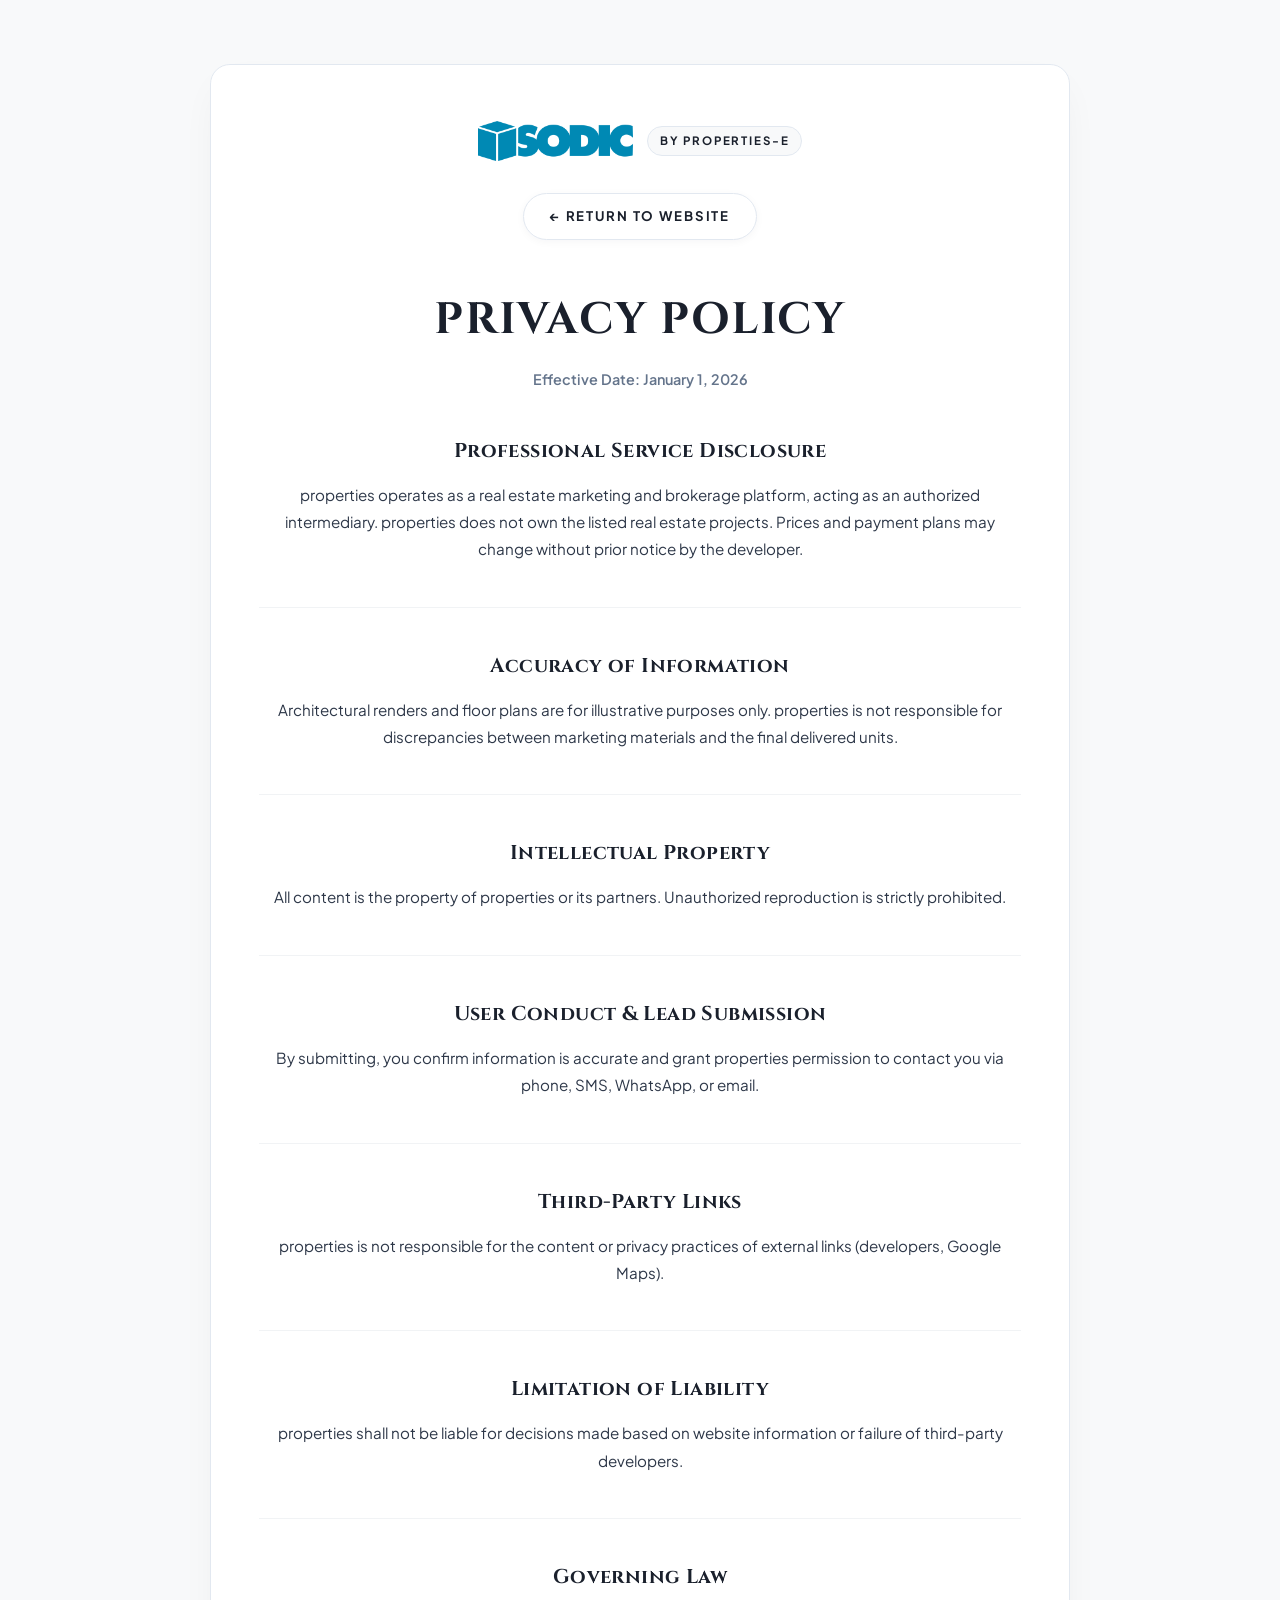
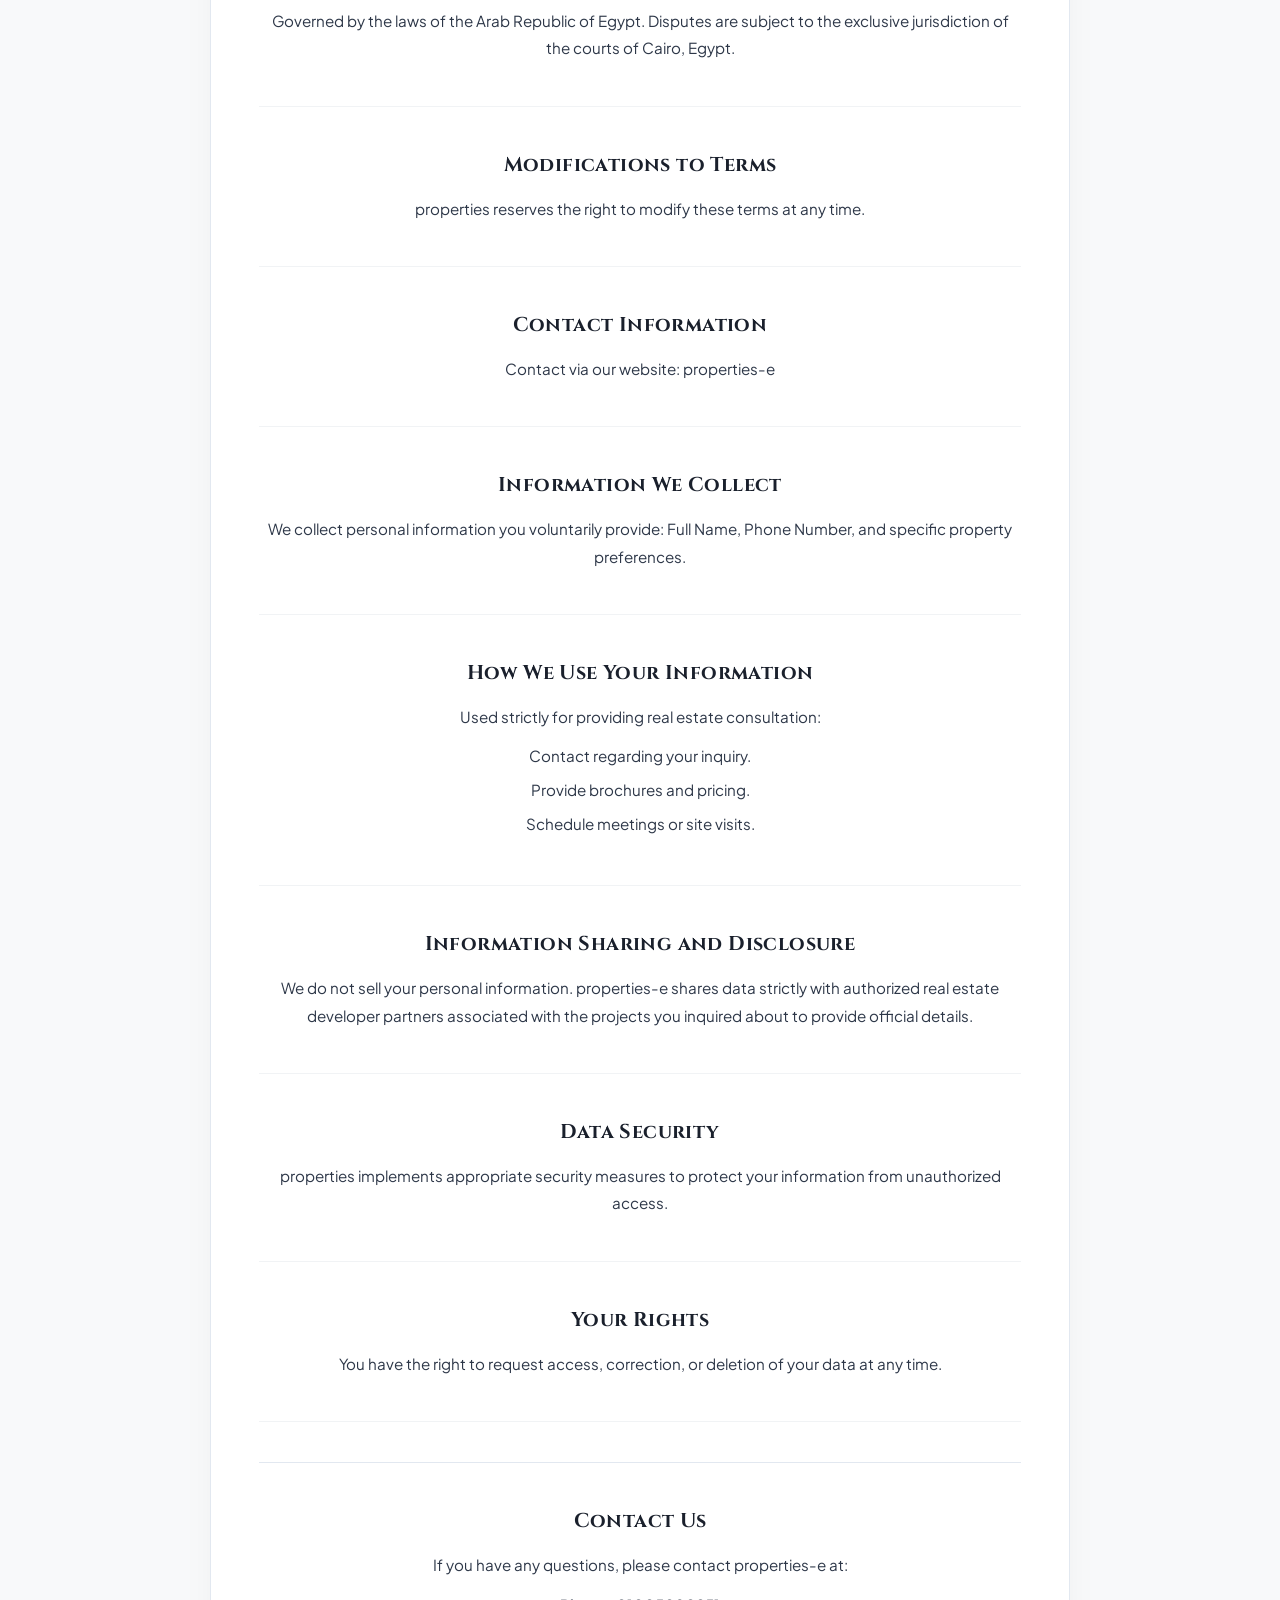
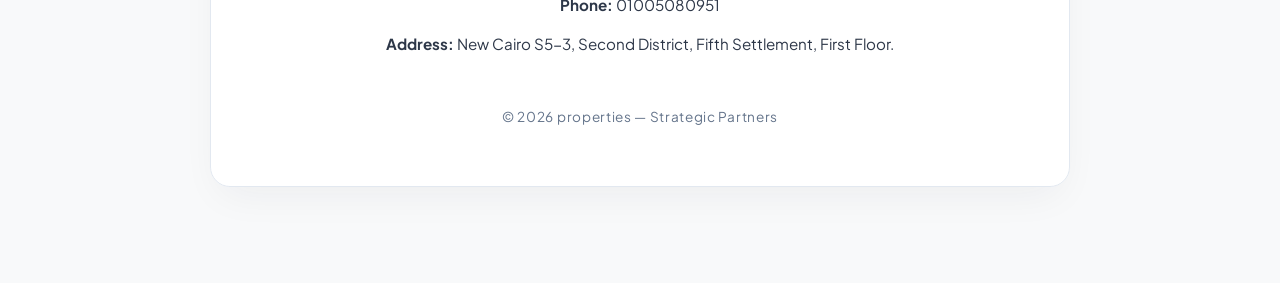
<file: privacy.html>
<!DOCTYPE html>
<html lang="en">
<head>
  <meta charset="UTF-8">
  <meta name="viewport" content="width=device-width, initial-scale=1.0, viewport-fit=cover">
  <title>Privacy Policy | properties</title>

  <!-- Google tag (gtag.js) -->
  <script async src="https://www.googletagmanager.com/gtag/js?id=G-C8G81VEPNH"></script>
  <script>
    window.dataLayer = window.dataLayer || [];
    function gtag(){dataLayer.push(arguments);}
    gtag('js', new Date());

    gtag('config', 'G-C8G81VEPNH');
    gtag('config', 'AW-18462270869');
  </script>

  <!-- Event snippet for Submit lead form & WhatsApp conversion page -->
  <script>
  function gtag_report_conversion(url) {
    var callback = function () {
      if (typeof(url) != 'undefined' && url) {
        window.location = url;
      }
    };
    if (typeof gtag === 'function') {
      gtag('event', 'conversion', {
          'send_to': 'AW-18462270869/DjcxCIfusYIdEJXLv-NE',
          'event_callback': callback
      });
      if (typeof(url) != 'undefined' && url) {
        setTimeout(callback, 500);
      }
    } else {
      callback();
    }
    return false;
  }
  </script>

  <link rel="preconnect" href="https://fonts.googleapis.com">
  <link rel="preconnect" href="https://fonts.gstatic.com" crossorigin>
  <link href="https://fonts.googleapis.com/css2?family=Cinzel:wght@600;700;800&family=Playfair+Display:ital,wght@0,600;0,700;1,400&family=Plus+Jakarta+Sans:wght@400;500;600;700;800&display=swap" rel="stylesheet">
  
  <style>
    *, *::before, *::after {
      box-sizing: border-box;
      margin: 0;
      padding: 0;
    }
    :root {
      --bg-alabaster: #F8F9FA;
      --bg-pure-white: #FFFFFF;
      --text-charcoal-primary: #1A202C;
      --text-charcoal-secondary: #2D3748;
      --text-muted: #64748B;
      --border-cool: #E2E8F0;
      --radius-sm: 8px;
      --radius-md: 14px;
      --radius-lg: 20px;
    }
    body {
      background-color: var(--bg-alabaster);
      color: var(--text-charcoal-secondary);
      font-family: 'Plus Jakarta Sans', -apple-system, BlinkMacSystemFont, 'Segoe UI', Roboto, sans-serif;
      line-height: 1.8;
      min-height: 100vh;
      display: flex;
      flex-direction: column;
      align-items: center;
      justify-content: flex-start;
      padding: 4rem 1.5rem 6rem;
      text-align: center;
    }
    .legal-container {
      width: 100%;
      max-width: 860px;
      margin: 0 auto;
      text-align: center;
      background-color: rgba(255, 255, 255, 0.95);
      backdrop-filter: blur(16px);
      -webkit-backdrop-filter: blur(16px);
      border: 1px solid var(--border-cool);
      border-radius: var(--radius-lg);
      padding: 3.5rem 3rem;
      box-shadow: 0 16px 40px -10px rgba(26, 32, 44, 0.06);
    }
    .legal-brand-top {
      display: flex;
      align-items: center;
      justify-content: center;
      gap: 14px;
      margin-bottom: 2rem;
    }
    .legal-brand-logo {
      height: 40px;
      width: auto;
    }
    .legal-brand-badge {
      font-size: 0.72rem;
      font-weight: 700;
      letter-spacing: 0.16em;
      text-transform: uppercase;
      color: var(--text-charcoal-primary);
      background-color: var(--bg-alabaster);
      border: 1px solid var(--border-cool);
      padding: 4px 12px;
      border-radius: 9999px;
    }
    .back-btn {
      display: inline-block;
      color: var(--text-charcoal-primary);
      text-decoration: none;
      font-size: 0.825rem;
      letter-spacing: 0.14em;
      text-transform: uppercase;
      font-weight: 700;
      border: 1px solid var(--border-cool);
      background-color: var(--bg-pure-white);
      padding: 0.65rem 1.6rem;
      border-radius: 9999px;
      margin-bottom: 2.5rem;
      transition: all 0.25s ease;
      box-shadow: 0 2px 8px rgba(26, 32, 44, 0.04);
    }
    .back-btn:hover {
      background-color: var(--text-charcoal-primary);
      color: #FFFFFF;
      border-color: var(--text-charcoal-primary);
      transform: translateY(-2px);
    }
    h1 {
      font-family: 'Cinzel', 'Playfair Display', Georgia, serif;
      font-size: clamp(2rem, 3.5vw, 2.75rem);
      font-weight: 700;
      letter-spacing: 0.04em;
      margin-bottom: 0.5rem;
      color: var(--text-charcoal-primary);
      text-align: center;
      text-transform: uppercase;
    }
    .last-updated {
      font-size: 0.9rem;
      color: var(--text-muted);
      margin-bottom: 2.5rem;
      text-align: center;
      font-weight: 600;
    }
    .legal-section {
      margin-bottom: 2.5rem;
      text-align: center;
      border-bottom: 1px solid #F1F3F5;
      padding-bottom: 2rem;
    }
    .legal-section:last-of-type {
      border-bottom: none;
    }
    h2 {
      font-family: 'Cinzel', Georgia, serif;
      font-size: 1.25rem;
      font-weight: 700;
      color: var(--text-charcoal-primary);
      margin-bottom: 0.75rem;
      letter-spacing: 0.02em;
      text-align: center;
    }
    p {
      font-size: 0.95rem;
      color: var(--text-charcoal-secondary);
      line-height: 1.8;
      margin-bottom: 0.75rem;
      text-align: center;
    }
    .bullet-list {
      list-style: none;
      margin: 0.5rem 0 1rem;
      padding: 0;
      text-align: center;
    }
    .bullet-list li {
      font-size: 0.95rem;
      color: var(--text-charcoal-secondary);
      margin-bottom: 0.4rem;
      text-align: center;
    }
    .contact-box {
      border-top: 1px solid var(--border-cool);
      padding-top: 2.5rem;
      margin-top: 2rem;
      text-align: center;
    }
    .legal-footer-signature {
      margin-top: 3rem;
      font-size: 0.85rem;
      color: var(--text-muted);
      letter-spacing: 0.05em;
      text-align: center;
    }
    @media (max-width: 600px) {
      body {
        padding: 2rem 1rem calc(4rem + env(safe-area-inset-bottom, 0px));
      }
      .legal-container {
        padding: 2rem 1.25rem;
      }
      h1 {
        font-size: 1.85rem;
      }
      .back-btn {
        margin-bottom: 2rem;
      }
    }
  </style>
</head>
<body>

  <div class="legal-container">
    <div class="legal-brand-top">
      <img src="assets/images/sodic-logo.png" alt="SODIC" class="legal-brand-logo">
      <span class="legal-brand-badge">By properties-e</span>
    </div>

    <a href="index.html" class="back-btn">&larr; Return to Website</a>

    <h1>Privacy Policy</h1>
    <div class="last-updated">Effective Date: January 1, 2026</div>

    <div class="legal-section">
      <h2>Professional Service Disclosure</h2>
      <p>
        properties operates as a real estate marketing and brokerage platform, acting as an authorized intermediary. properties does not own the listed real estate projects. Prices and payment plans may change without prior notice by the developer.
      </p>
    </div>

    <div class="legal-section">
      <h2>Accuracy of Information</h2>
      <p>
        Architectural renders and floor plans are for illustrative purposes only. properties is not responsible for discrepancies between marketing materials and the final delivered units.
      </p>
    </div>

    <div class="legal-section">
      <h2>Intellectual Property</h2>
      <p>
        All content is the property of properties or its partners. Unauthorized reproduction is strictly prohibited.
      </p>
    </div>

    <div class="legal-section">
      <h2>User Conduct &amp; Lead Submission</h2>
      <p>
        By submitting, you confirm information is accurate and grant properties permission to contact you via phone, SMS, WhatsApp, or email.
      </p>
    </div>

    <div class="legal-section">
      <h2>Third-Party Links</h2>
      <p>
        properties is not responsible for the content or privacy practices of external links (developers, Google Maps).
      </p>
    </div>

    <div class="legal-section">
      <h2>Limitation of Liability</h2>
      <p>
        properties shall not be liable for decisions made based on website information or failure of third-party developers.
      </p>
    </div>

    <div class="legal-section">
      <h2>Governing Law</h2>
      <p>
        Governed by the laws of the Arab Republic of Egypt. Disputes are subject to the exclusive jurisdiction of the courts of Cairo, Egypt.
      </p>
    </div>

    <div class="legal-section">
      <h2>Modifications to Terms</h2>
      <p>
        properties reserves the right to modify these terms at any time.
      </p>
    </div>

    <div class="legal-section">
      <h2>Contact Information</h2>
      <p>
        Contact via our website: properties-e
      </p>
    </div>

    <div class="legal-section">
      <h2>Information We Collect</h2>
      <p>
        We collect personal information you voluntarily provide: Full Name, Phone Number, and specific property preferences.
      </p>
    </div>

    <div class="legal-section">
      <h2>How We Use Your Information</h2>
      <p>Used strictly for providing real estate consultation:</p>
      <ul class="bullet-list">
        <li>Contact regarding your inquiry.</li>
        <li>Provide brochures and pricing.</li>
        <li>Schedule meetings or site visits.</li>
      </ul>
    </div>

    <div class="legal-section">
      <h2>Information Sharing and Disclosure</h2>
      <p>
        We do not sell your personal information. properties-e shares data strictly with authorized real estate developer partners associated with the projects you inquired about to provide official details.
      </p>
    </div>

    <div class="legal-section">
      <h2>Data Security</h2>
      <p>
        properties implements appropriate security measures to protect your information from unauthorized access.
      </p>
    </div>

    <div class="legal-section">
      <h2>Your Rights</h2>
      <p>
        You have the right to request access, correction, or deletion of your data at any time.
      </p>
    </div>

    <div class="contact-box">
      <h2>Contact Us</h2>
      <p>If you have any questions, please contact properties-e at:</p>
      <p><strong>Phone:</strong> 01005080951</p>
      <p><strong>Address:</strong> New Cairo S5-3, Second District, Fifth Settlement, First Floor.</p>
    </div>

    <div class="legal-footer-signature">
      &copy; 2026 properties &mdash; Strategic Partners
    </div>
  </div>

</body>
</html>
</file>
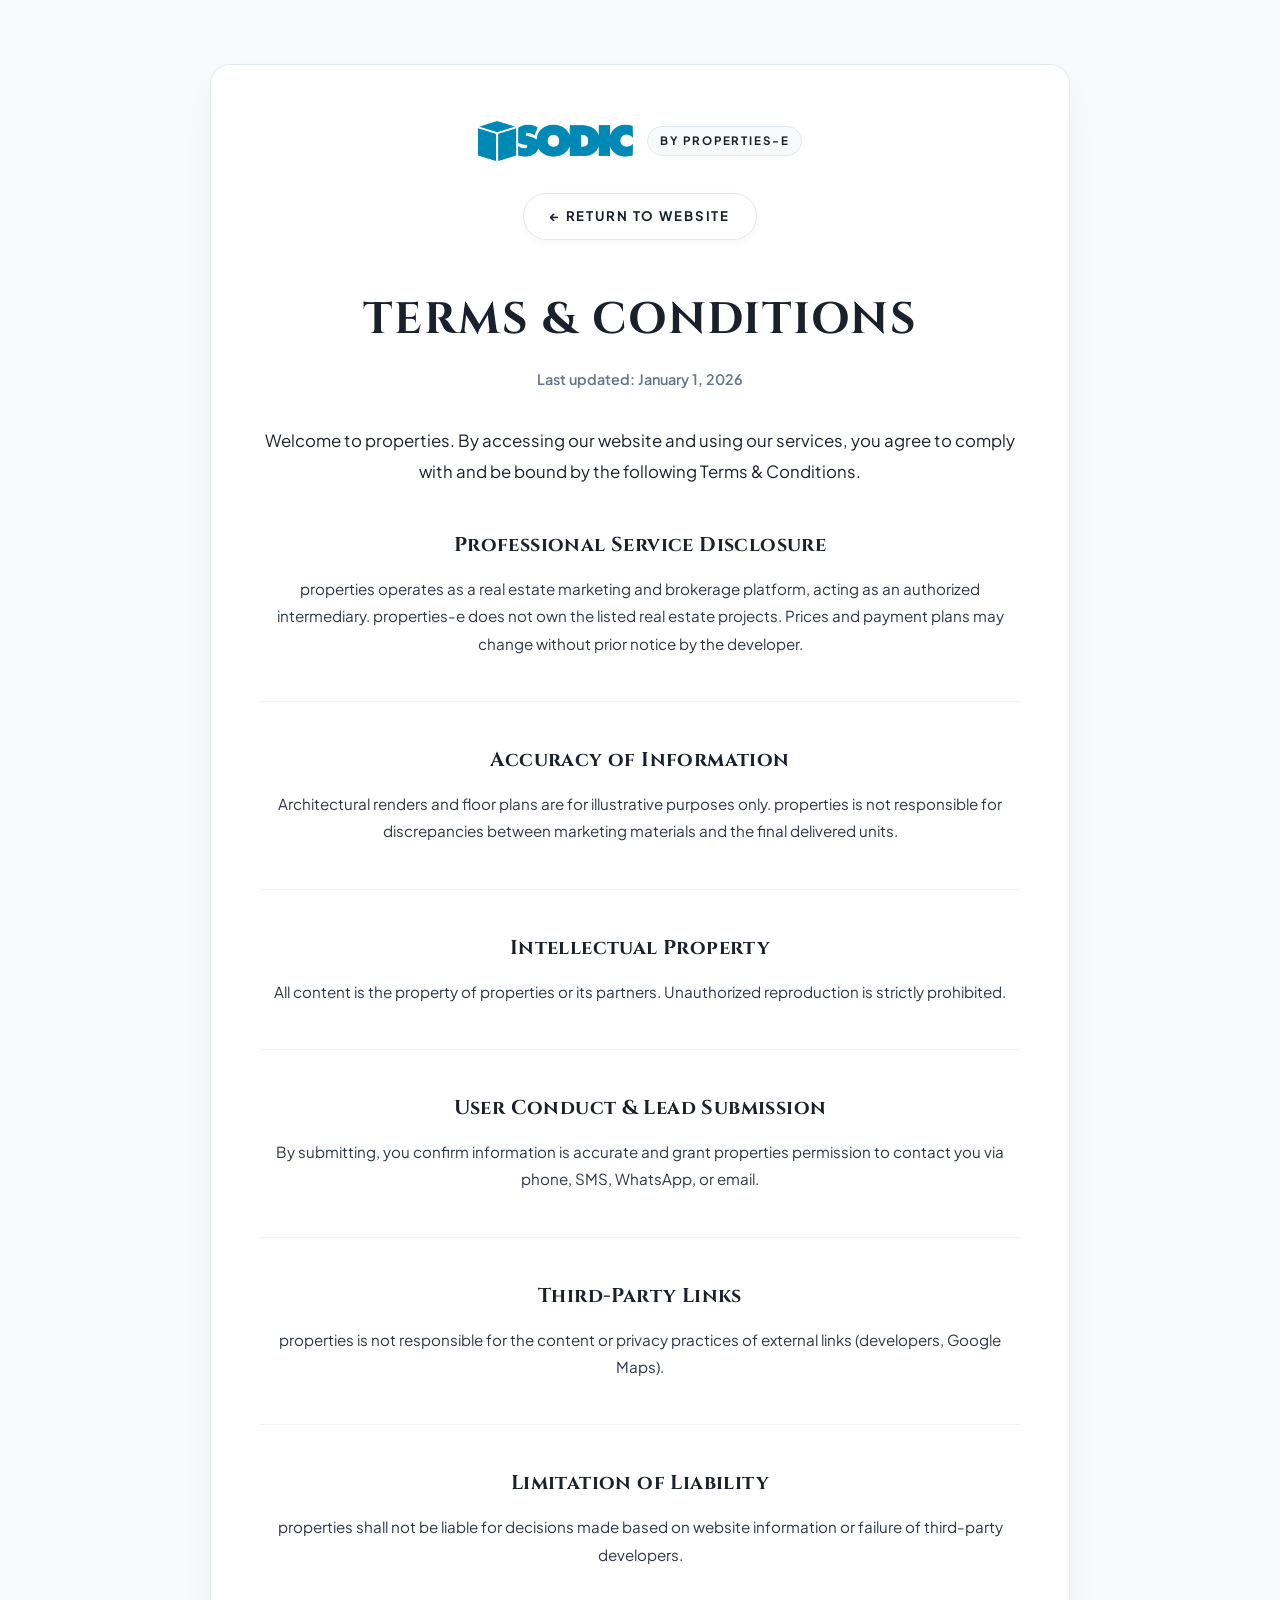
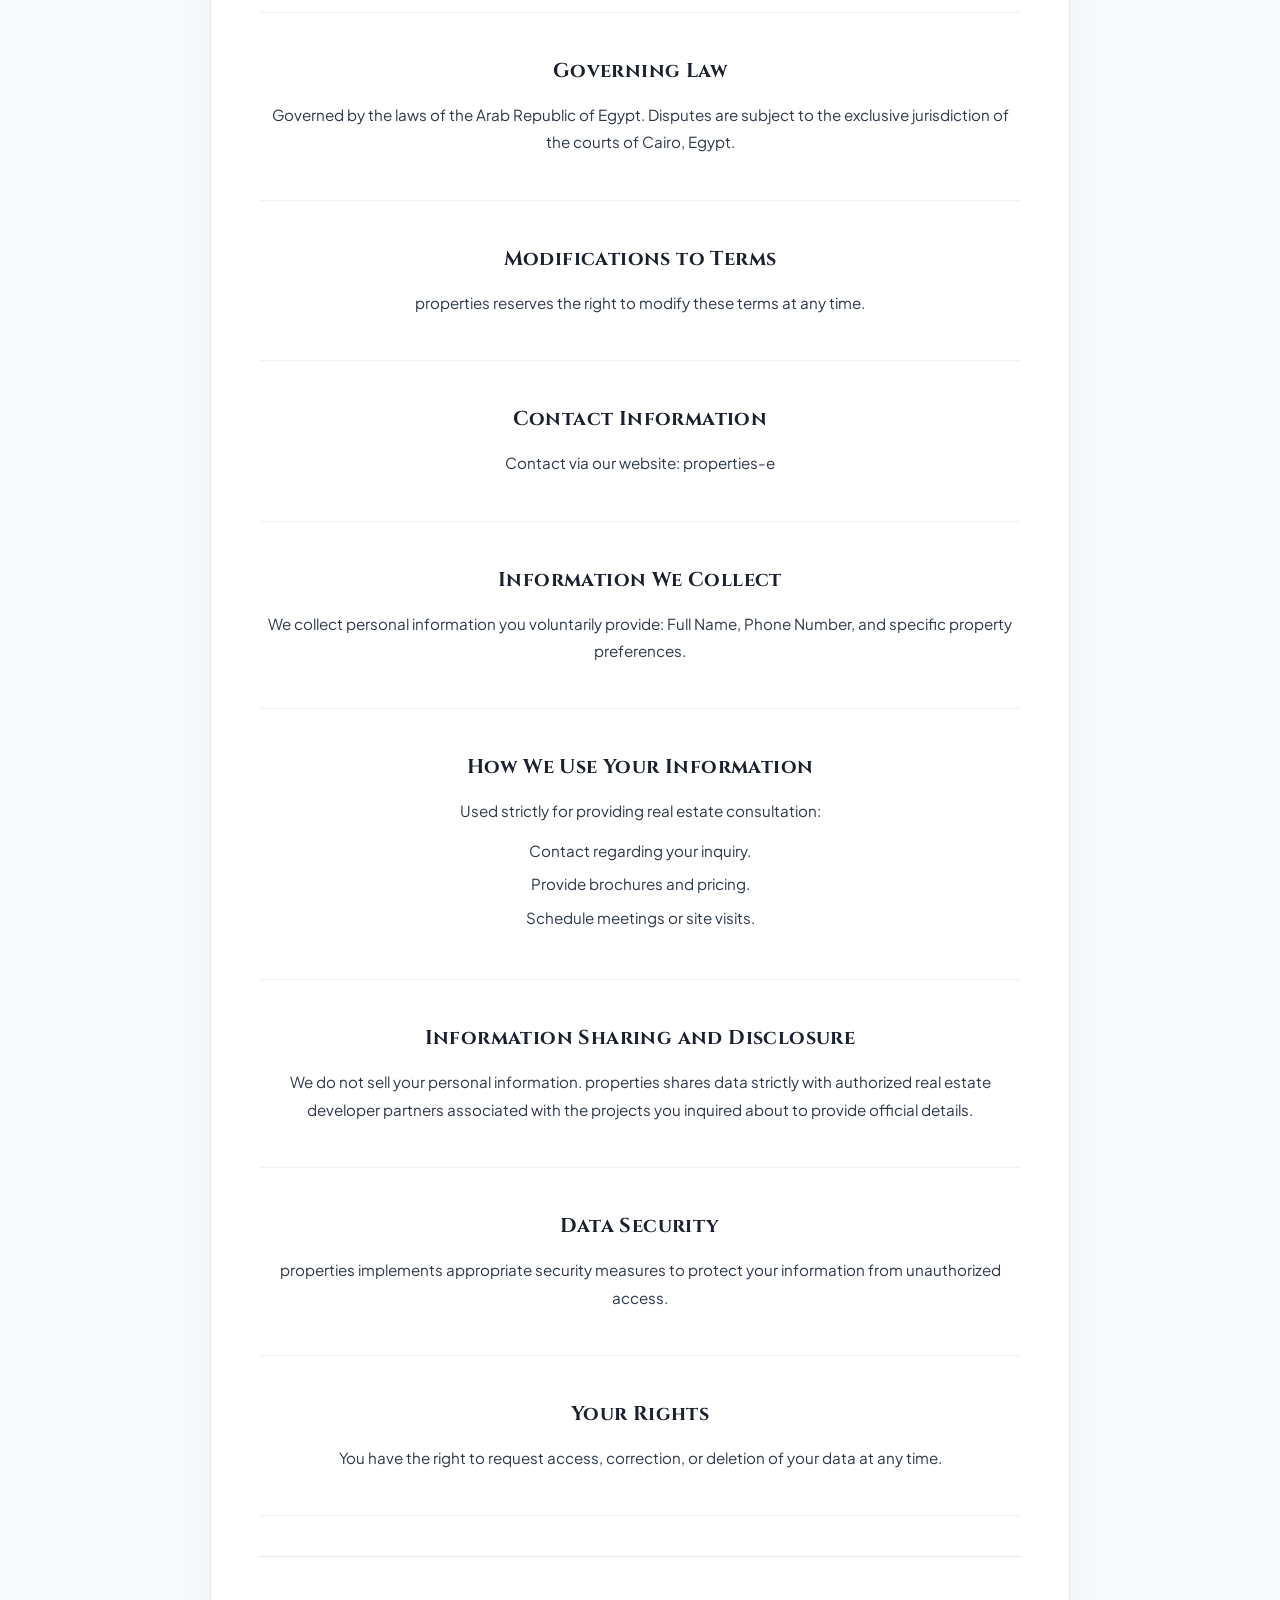
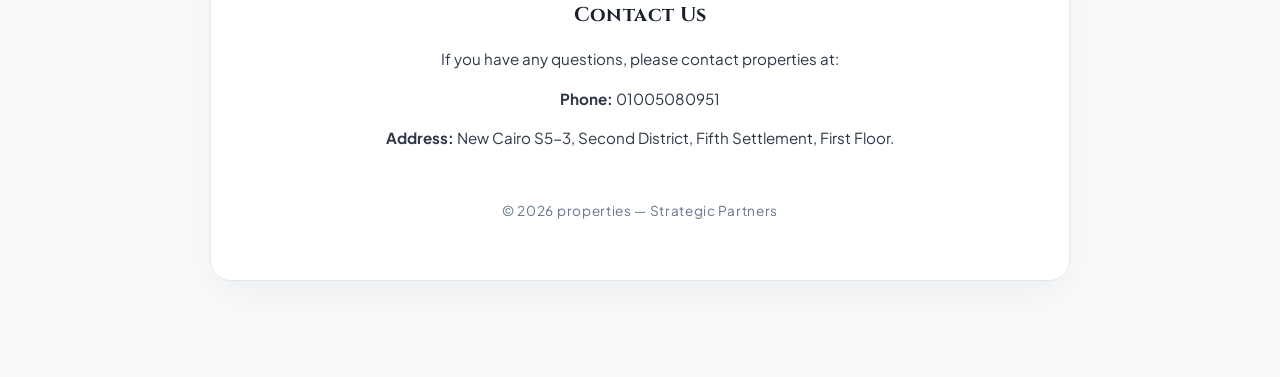
<file: terms.html>
<!DOCTYPE html>
<html lang="en">
<head>
  <meta charset="UTF-8">
  <meta name="viewport" content="width=device-width, initial-scale=1.0, viewport-fit=cover">
  <title>Terms &amp; Conditions | properties</title>

  <!-- Google tag (gtag.js) -->
  <script async src="https://www.googletagmanager.com/gtag/js?id=G-C8G81VEPNH"></script>
  <script>
    window.dataLayer = window.dataLayer || [];
    function gtag(){dataLayer.push(arguments);}
    gtag('js', new Date());

    gtag('config', 'G-C8G81VEPNH');
    gtag('config', 'AW-18462270869');
  </script>

  <!-- Event snippet for Submit lead form & WhatsApp conversion page -->
  <script>
  function gtag_report_conversion(url) {
    var callback = function () {
      if (typeof(url) != 'undefined' && url) {
        window.location = url;
      }
    };
    if (typeof gtag === 'function') {
      gtag('event', 'conversion', {
          'send_to': 'AW-18462270869/DjcxCIfusYIdEJXLv-NE',
          'event_callback': callback
      });
      if (typeof(url) != 'undefined' && url) {
        setTimeout(callback, 500);
      }
    } else {
      callback();
    }
    return false;
  }
  </script>

  <link rel="preconnect" href="https://fonts.googleapis.com">
  <link rel="preconnect" href="https://fonts.gstatic.com" crossorigin>
  <link href="https://fonts.googleapis.com/css2?family=Cinzel:wght@600;700;800&family=Playfair+Display:ital,wght@0,600;0,700;1,400&family=Plus+Jakarta+Sans:wght@400;500;600;700;800&display=swap" rel="stylesheet">
  
  <style>
    *, *::before, *::after {
      box-sizing: border-box;
      margin: 0;
      padding: 0;
    }
    :root {
      --bg-alabaster: #F8F9FA;
      --bg-pure-white: #FFFFFF;
      --text-charcoal-primary: #1A202C;
      --text-charcoal-secondary: #2D3748;
      --text-muted: #64748B;
      --border-cool: #E2E8F0;
      --radius-sm: 8px;
      --radius-md: 14px;
      --radius-lg: 20px;
    }
    body {
      background-color: var(--bg-alabaster);
      color: var(--text-charcoal-secondary);
      font-family: 'Plus Jakarta Sans', -apple-system, BlinkMacSystemFont, 'Segoe UI', Roboto, sans-serif;
      line-height: 1.8;
      min-height: 100vh;
      display: flex;
      flex-direction: column;
      align-items: center;
      justify-content: flex-start;
      padding: 4rem 1.5rem 6rem;
      text-align: center;
    }
    .legal-container {
      width: 100%;
      max-width: 860px;
      margin: 0 auto;
      text-align: center;
      background-color: rgba(255, 255, 255, 0.95);
      backdrop-filter: blur(16px);
      -webkit-backdrop-filter: blur(16px);
      border: 1px solid var(--border-cool);
      border-radius: var(--radius-lg);
      padding: 3.5rem 3rem;
      box-shadow: 0 16px 40px -10px rgba(26, 32, 44, 0.06);
    }
    .legal-brand-top {
      display: flex;
      align-items: center;
      justify-content: center;
      gap: 14px;
      margin-bottom: 2rem;
    }
    .legal-brand-logo {
      height: 40px;
      width: auto;
    }
    .legal-brand-badge {
      font-size: 0.72rem;
      font-weight: 700;
      letter-spacing: 0.16em;
      text-transform: uppercase;
      color: var(--text-charcoal-primary);
      background-color: var(--bg-alabaster);
      border: 1px solid var(--border-cool);
      padding: 4px 12px;
      border-radius: 9999px;
    }
    .back-btn {
      display: inline-block;
      color: var(--text-charcoal-primary);
      text-decoration: none;
      font-size: 0.825rem;
      letter-spacing: 0.14em;
      text-transform: uppercase;
      font-weight: 700;
      border: 1px solid var(--border-cool);
      background-color: var(--bg-pure-white);
      padding: 0.65rem 1.6rem;
      border-radius: 9999px;
      margin-bottom: 2.5rem;
      transition: all 0.25s ease;
      box-shadow: 0 2px 8px rgba(26, 32, 44, 0.04);
    }
    .back-btn:hover {
      background-color: var(--text-charcoal-primary);
      color: #FFFFFF;
      border-color: var(--text-charcoal-primary);
      transform: translateY(-2px);
    }
    h1 {
      font-family: 'Cinzel', 'Playfair Display', Georgia, serif;
      font-size: clamp(2rem, 3.5vw, 2.75rem);
      font-weight: 700;
      letter-spacing: 0.04em;
      margin-bottom: 0.5rem;
      color: var(--text-charcoal-primary);
      text-align: center;
      text-transform: uppercase;
    }
    .last-updated {
      font-size: 0.9rem;
      color: var(--text-muted);
      margin-bottom: 2rem;
      text-align: center;
      font-weight: 600;
    }
    .intro-paragraph {
      font-size: 1.05rem;
      line-height: 1.85;
      color: var(--text-charcoal-primary);
      margin-bottom: 2.5rem;
      text-align: center;
    }
    .legal-section {
      margin-bottom: 2.5rem;
      text-align: center;
      border-bottom: 1px solid #F1F3F5;
      padding-bottom: 2rem;
    }
    .legal-section:last-of-type {
      border-bottom: none;
    }
    h2 {
      font-family: 'Cinzel', Georgia, serif;
      font-size: 1.25rem;
      font-weight: 700;
      color: var(--text-charcoal-primary);
      margin-bottom: 0.75rem;
      letter-spacing: 0.02em;
      text-align: center;
    }
    p {
      font-size: 0.95rem;
      color: var(--text-charcoal-secondary);
      line-height: 1.8;
      margin-bottom: 0.75rem;
      text-align: center;
    }
    .bullet-list {
      list-style: none;
      margin: 0.5rem 0 1rem;
      padding: 0;
      text-align: center;
    }
    .bullet-list li {
      font-size: 0.95rem;
      color: var(--text-charcoal-secondary);
      margin-bottom: 0.4rem;
      text-align: center;
    }
    .contact-box {
      border-top: 1px solid var(--border-cool);
      padding-top: 2.5rem;
      margin-top: 2rem;
      text-align: center;
    }
    .legal-footer-signature {
      margin-top: 3rem;
      font-size: 0.85rem;
      color: var(--text-muted);
      letter-spacing: 0.05em;
      text-align: center;
    }
    @media (max-width: 600px) {
      body {
        padding: 2rem 1rem calc(4rem + env(safe-area-inset-bottom, 0px));
      }
      .legal-container {
        padding: 2rem 1.25rem;
      }
      h1 {
        font-size: 1.85rem;
      }
      .back-btn {
        margin-bottom: 2rem;
      }
    }
  </style>
</head>
<body>

  <div class="legal-container">
    <div class="legal-brand-top">
      <img src="assets/images/sodic-logo.png" alt="SODIC" class="legal-brand-logo">
      <span class="legal-brand-badge">By properties-e</span>
    </div>

    <a href="index.html" class="back-btn">&larr; Return to Website</a>

    <h1>Terms &amp; Conditions</h1>
    <div class="last-updated">Last updated: January 1, 2026</div>

    <p class="intro-paragraph">
      Welcome to properties. By accessing our website and using our services, you agree to comply with and be bound by the following Terms &amp; Conditions.
    </p>

    <div class="legal-section">
      <h2>Professional Service Disclosure</h2>
      <p>
        properties operates as a real estate marketing and brokerage platform, acting as an authorized intermediary. properties-e does not own the listed real estate projects. Prices and payment plans may change without prior notice by the developer.
      </p>
    </div>

    <div class="legal-section">
      <h2>Accuracy of Information</h2>
      <p>
        Architectural renders and floor plans are for illustrative purposes only. properties is not responsible for discrepancies between marketing materials and the final delivered units.
      </p>
    </div>

    <div class="legal-section">
      <h2>Intellectual Property</h2>
      <p>
        All content is the property of properties or its partners. Unauthorized reproduction is strictly prohibited.
      </p>
    </div>

    <div class="legal-section">
      <h2>User Conduct &amp; Lead Submission</h2>
      <p>
        By submitting, you confirm information is accurate and grant properties permission to contact you via phone, SMS, WhatsApp, or email.
      </p>
    </div>

    <div class="legal-section">
      <h2>Third-Party Links</h2>
      <p>
        properties is not responsible for the content or privacy practices of external links (developers, Google Maps).
      </p>
    </div>

    <div class="legal-section">
      <h2>Limitation of Liability</h2>
      <p>
        properties shall not be liable for decisions made based on website information or failure of third-party developers.
      </p>
    </div>

    <div class="legal-section">
      <h2>Governing Law</h2>
      <p>
        Governed by the laws of the Arab Republic of Egypt. Disputes are subject to the exclusive jurisdiction of the courts of Cairo, Egypt.
      </p>
    </div>

    <div class="legal-section">
      <h2>Modifications to Terms</h2>
      <p>
        properties reserves the right to modify these terms at any time.
      </p>
    </div>

    <div class="legal-section">
      <h2>Contact Information</h2>
      <p>
        Contact via our website: properties-e
      </p>
    </div>

    <div class="legal-section">
      <h2>Information We Collect</h2>
      <p>
        We collect personal information you voluntarily provide: Full Name, Phone Number, and specific property preferences.
      </p>
    </div>

    <div class="legal-section">
      <h2>How We Use Your Information</h2>
      <p>Used strictly for providing real estate consultation:</p>
      <ul class="bullet-list">
        <li>Contact regarding your inquiry.</li>
        <li>Provide brochures and pricing.</li>
        <li>Schedule meetings or site visits.</li>
      </ul>
    </div>

    <div class="legal-section">
      <h2>Information Sharing and Disclosure</h2>
      <p>
        We do not sell your personal information. properties shares data strictly with authorized real estate developer partners associated with the projects you inquired about to provide official details.
      </p>
    </div>

    <div class="legal-section">
      <h2>Data Security</h2>
      <p>
        properties implements appropriate security measures to protect your information from unauthorized access.
      </p>
    </div>

    <div class="legal-section">
      <h2>Your Rights</h2>
      <p>
        You have the right to request access, correction, or deletion of your data at any time.
      </p>
    </div>

    <div class="contact-box">
      <h2>Contact Us</h2>
      <p>If you have any questions, please contact properties at:</p>
      <p><strong>Phone:</strong> 01005080951</p>
      <p><strong>Address:</strong> New Cairo S5-3, Second District, Fifth Settlement, First Floor.</p>
    </div>

    <div class="legal-footer-signature">
      &copy; 2026 properties &mdash; Strategic Partners
    </div>
  </div>

</body>
</html>
</file>
